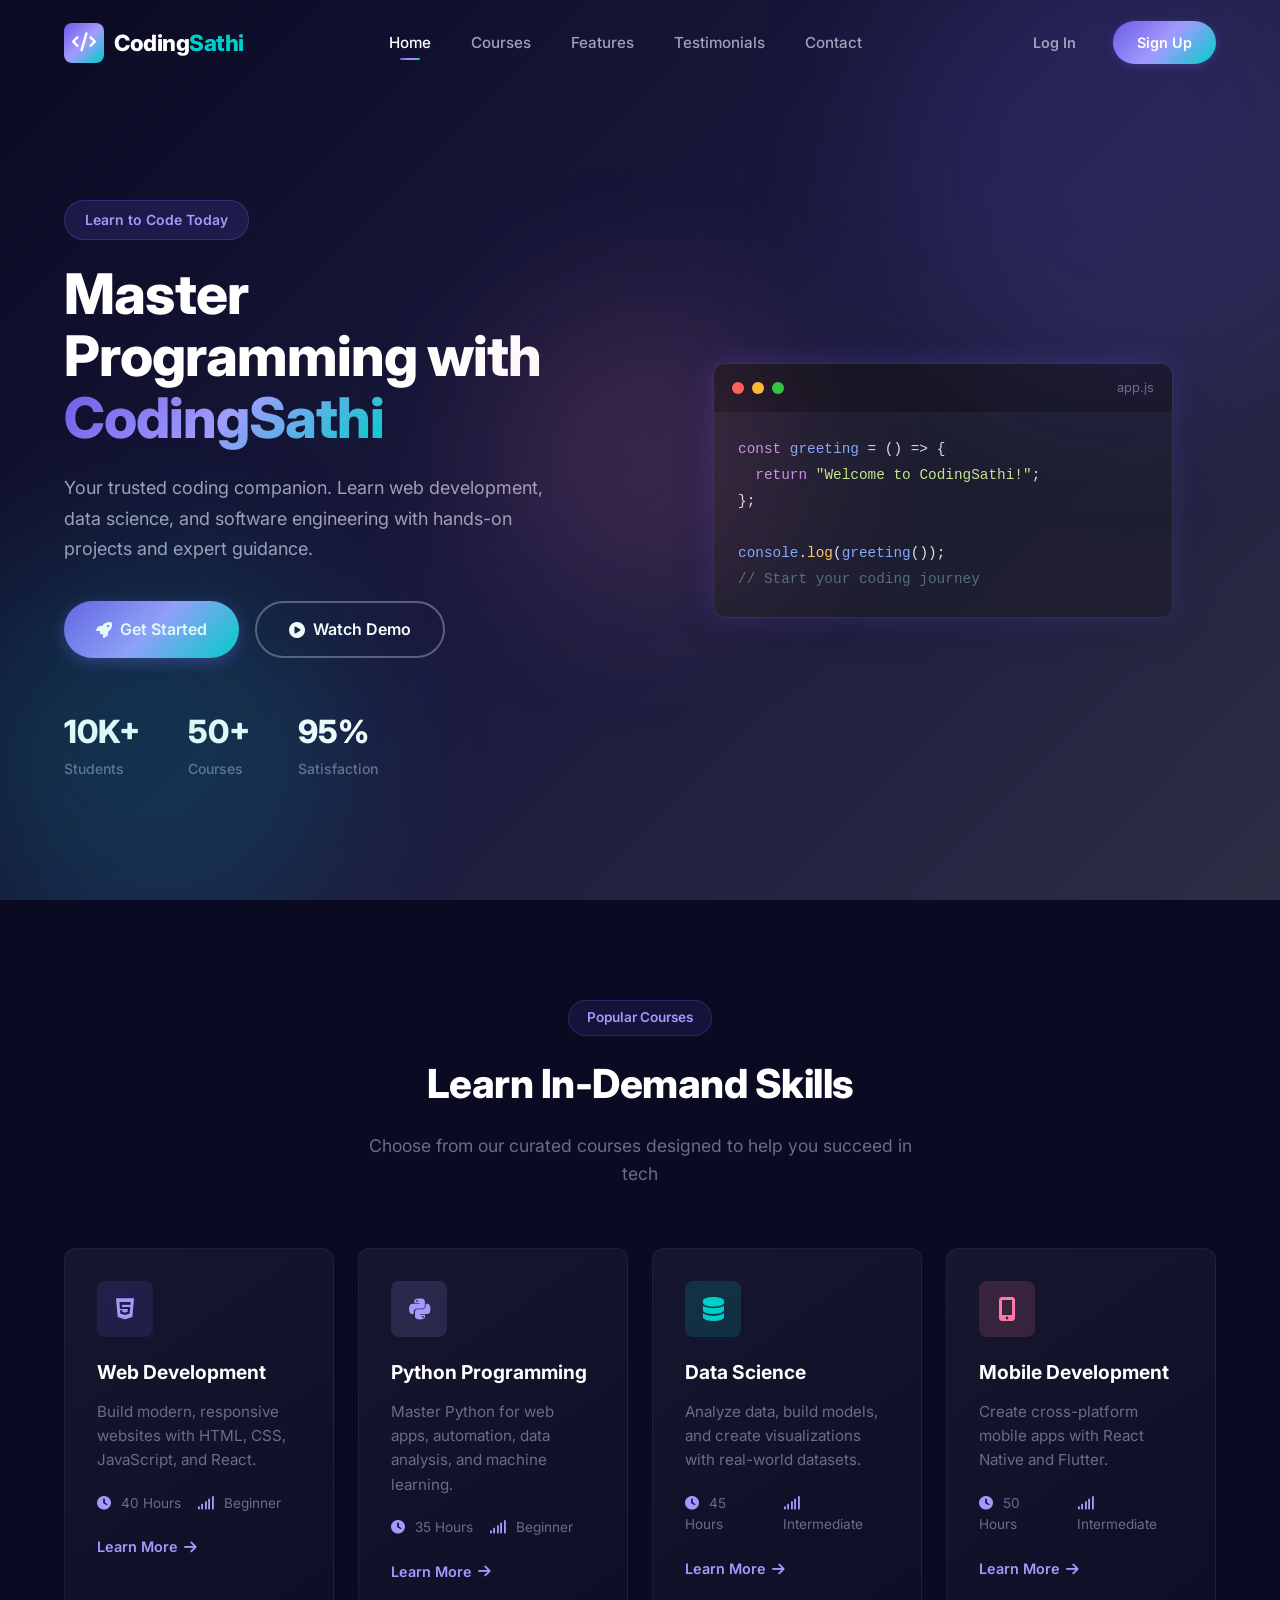
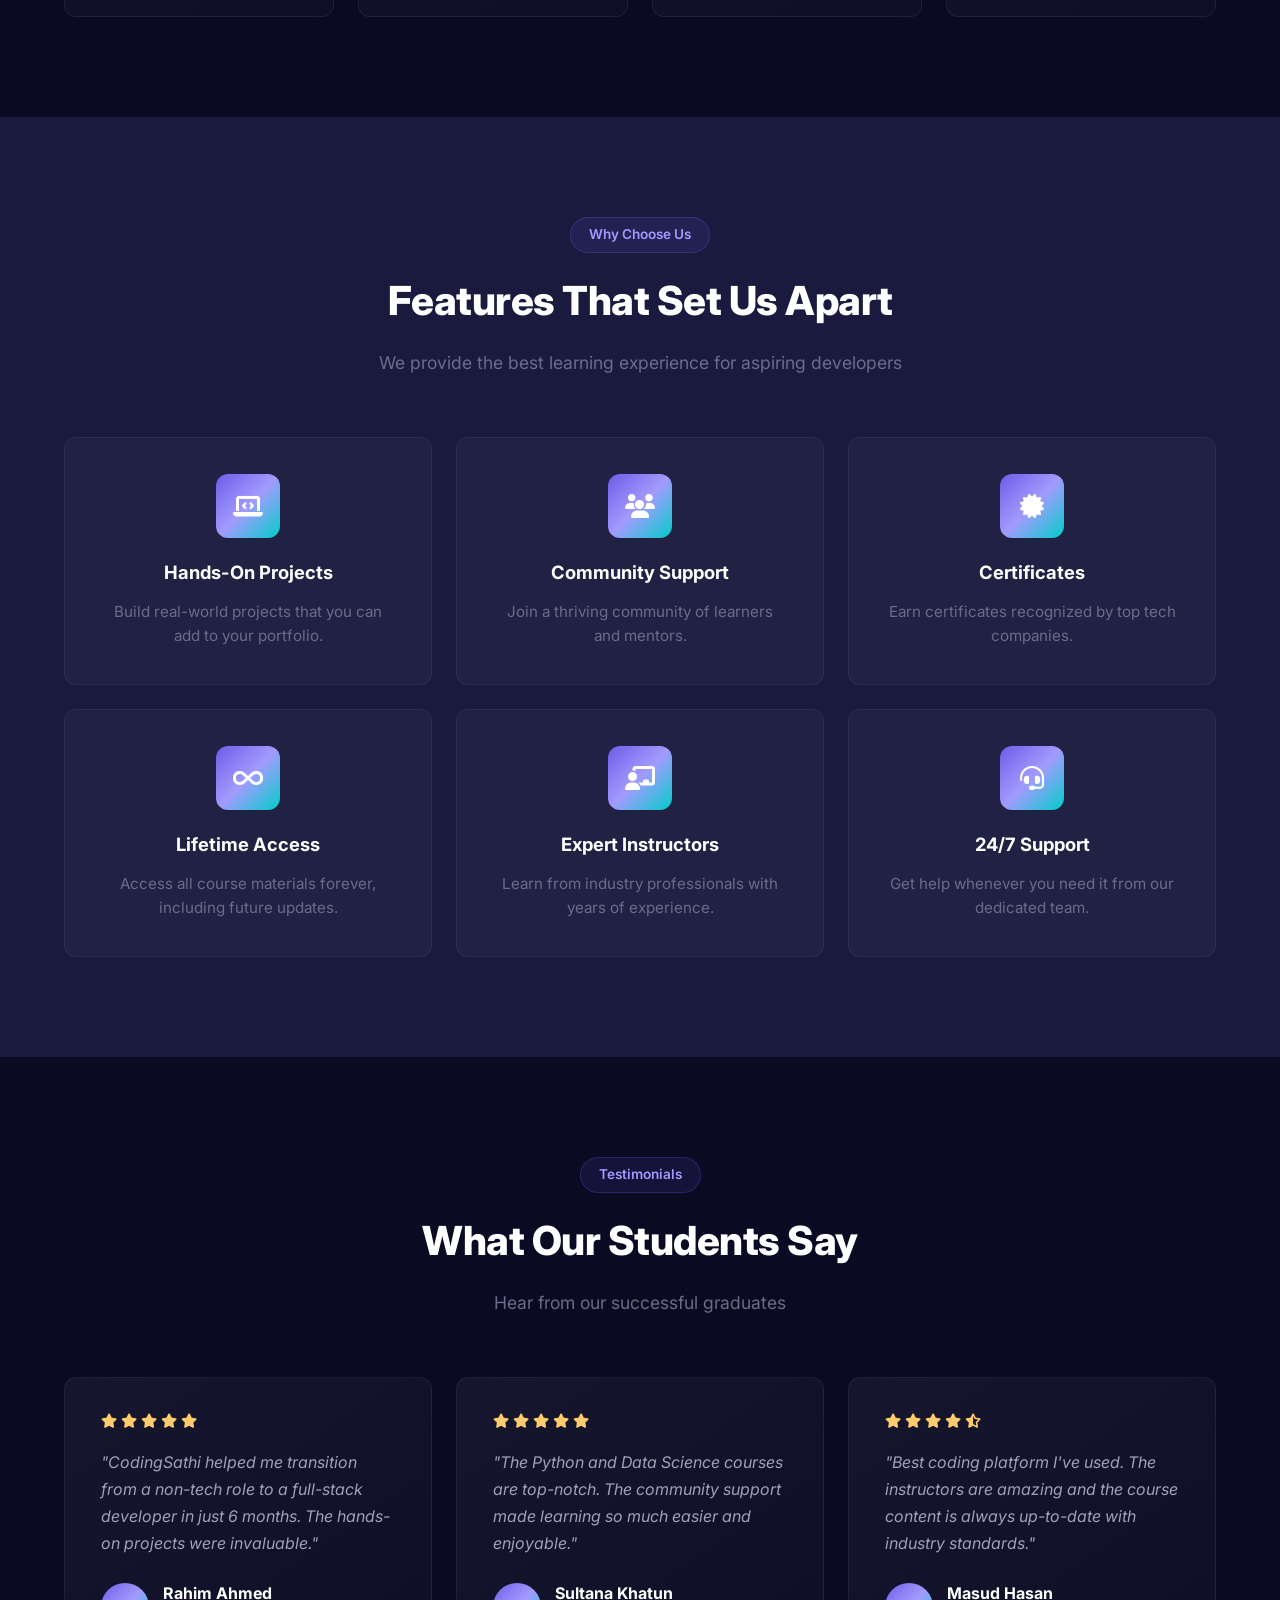
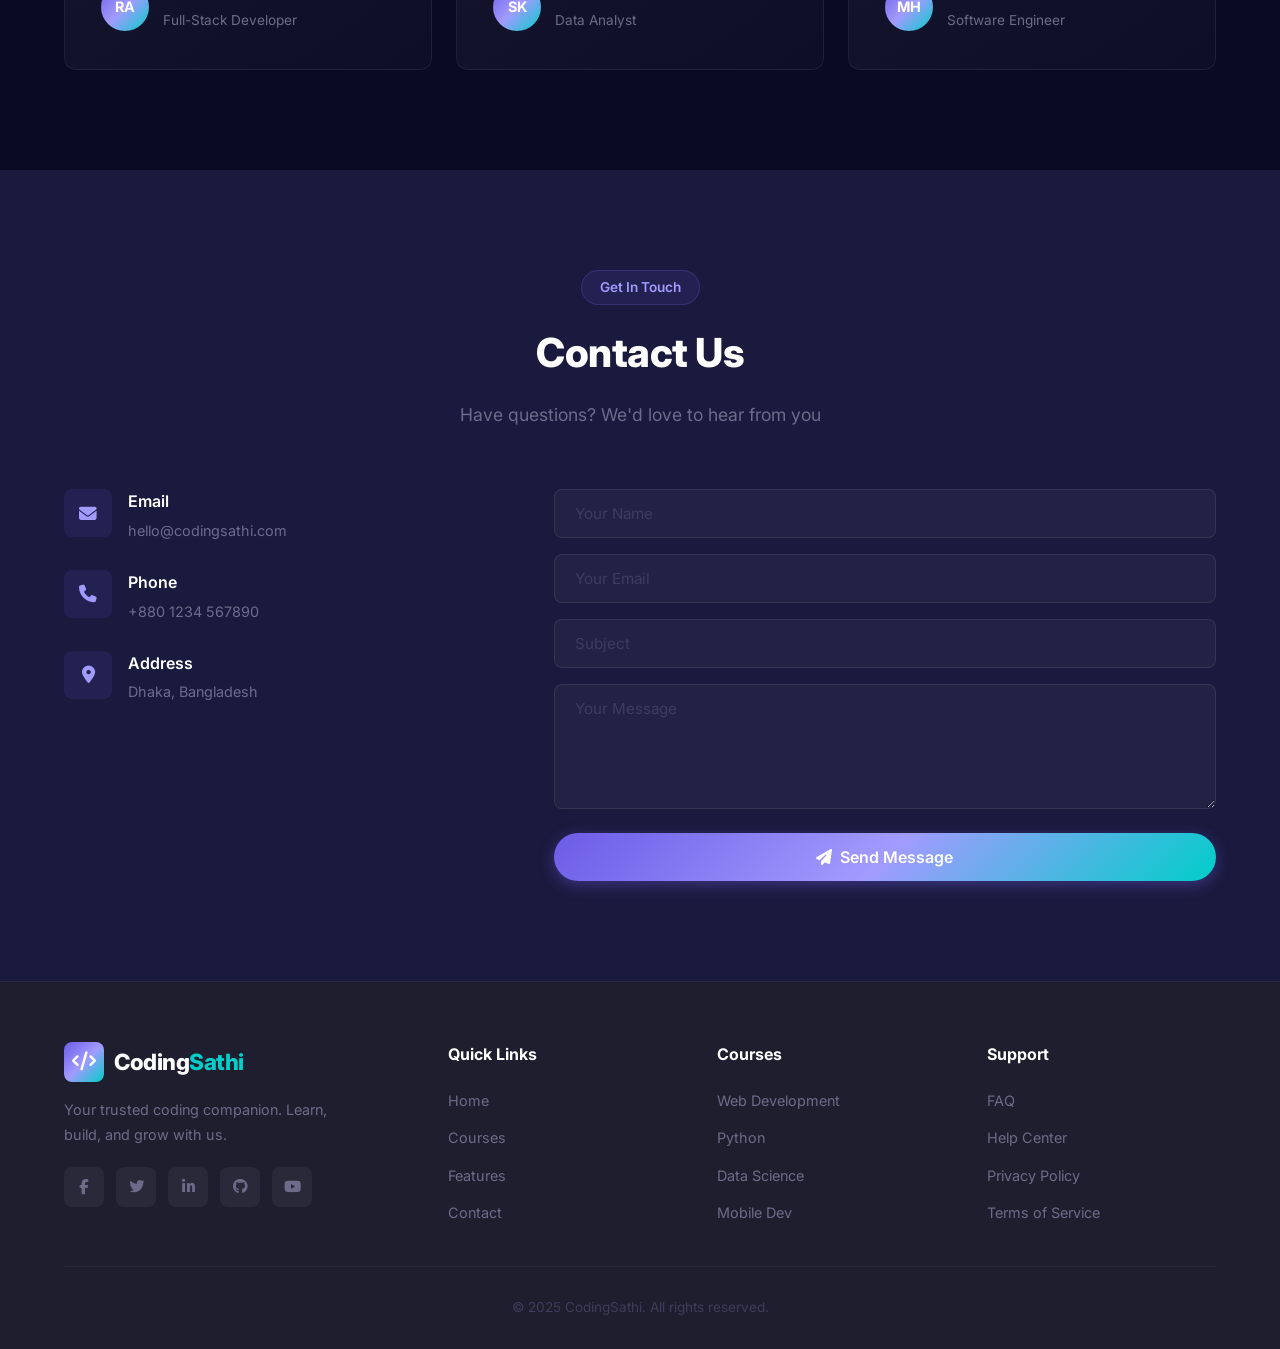
<file: index.html>
<!DOCTYPE html>
<html lang="en">
<head>
  <meta charset="UTF-8" />
  <meta name="viewport" content="width=device-width, initial-scale=1.0" />
  <title>CodingSathi - Your Coding Companion</title>
  <link rel="stylesheet" href="css/style.css" />
  <link rel="preconnect" href="https://fonts.googleapis.com" />
  <link rel="preconnect" href="https://fonts.gstatic.com" crossorigin />
  <link
    href="https://fonts.googleapis.com/css2?family=Inter:wght@400;500;600;700;800&display=swap"
    rel="stylesheet"
  />
  <link
    rel="stylesheet"
    href="https://cdnjs.cloudflare.com/ajax/libs/font-awesome/6.5.1/css/all.min.css"
  />
</head>
<body>
  <!-- Navbar -->
  <header class="navbar" id="navbar">
    <div class="navbar__container">
      <a href="#" class="navbar__logo">
        <span class="navbar__logo-icon">
          <i class="fas fa-code"></i>
        </span>
        <span class="navbar__logo-text">Coding<span class="highlight">Sathi</span></span>
      </a>

      <nav class="navbar__menu" id="navMenu">
        <ul class="navbar__links">
          <li><a href="#home" class="navbar__link active">Home</a></li>
          <li><a href="#courses" class="navbar__link">Courses</a></li>
          <li><a href="#features" class="navbar__link">Features</a></li>
          <li><a href="#testimonials" class="navbar__link">Testimonials</a></li>
          <li><a href="#contact" class="navbar__link">Contact</a></li>
        </ul>
      </nav>

      <div class="navbar__actions" id="navActions">
        <a href="login.html" class="navbar__btn navbar__btn--outline">Log In</a>
        <a href="signup.html" class="navbar__btn navbar__btn--primary">Sign Up</a>
      </div>

      <button class="navbar__toggle" id="navToggle" aria-label="Toggle navigation">
        <span class="navbar__toggle-bar"></span>
        <span class="navbar__toggle-bar"></span>
        <span class="navbar__toggle-bar"></span>
      </button>
    </div>
  </header>

  <!-- Hero Section -->
  <section class="hero" id="home">
    <div class="hero__container">
      <div class="hero__content">
        <span class="hero__badge">Learn to Code Today</span>
        <h1 class="hero__title">
          Master Programming with
          <span class="gradient-text">CodingSathi</span>
        </h1>
        <p class="hero__description">
          Your trusted coding companion. Learn web development, data science,
          and software engineering with hands-on projects and expert guidance.
        </p>
        <div class="hero__buttons">
          <a href="#courses" class="btn btn--primary">
            <i class="fas fa-rocket"></i> Get Started
          </a>
          <a href="#features" class="btn btn--outline">
            <i class="fas fa-play-circle"></i> Watch Demo
          </a>
        </div>
        <div class="hero__stats">
          <div class="hero__stat">
            <span class="hero__stat-number">10K+</span>
            <span class="hero__stat-label">Students</span>
          </div>
          <div class="hero__stat">
            <span class="hero__stat-number">50+</span>
            <span class="hero__stat-label">Courses</span>
          </div>
          <div class="hero__stat">
            <span class="hero__stat-number">95%</span>
            <span class="hero__stat-label">Satisfaction</span>
          </div>
        </div>
      </div>
      <div class="hero__visual">
        <div class="hero__code-card">
          <div class="code-card__header">
            <span class="code-card__dot code-card__dot--red"></span>
            <span class="code-card__dot code-card__dot--yellow"></span>
            <span class="code-card__dot code-card__dot--green"></span>
            <span class="code-card__title">app.js</span>
          </div>
          <pre class="code-card__body"><code><span class="code-keyword">const</span> <span class="code-variable">greeting</span> = () => {
  <span class="code-keyword">return</span> <span class="code-string">"Welcome to CodingSathi!"</span>;
};

<span class="code-variable">console</span>.<span class="code-function">log</span>(<span class="code-variable">greeting</span>());
<span class="code-comment">// Start your coding journey</span></code></pre>
        </div>
      </div>
    </div>
    <div class="hero__bg-shapes">
      <div class="shape shape--1"></div>
      <div class="shape shape--2"></div>
      <div class="shape shape--3"></div>
    </div>
  </section>

  <!-- Courses Section -->
  <section class="courses" id="courses">
    <div class="section__container">
      <div class="section__header">
        <span class="section__badge">Popular Courses</span>
        <h2 class="section__title">Learn In-Demand Skills</h2>
        <p class="section__subtitle">
          Choose from our curated courses designed to help you succeed in tech
        </p>
      </div>
      <div class="courses__grid">
        <div class="course-card">
          <div class="course-card__icon course-card__icon--blue">
            <i class="fab fa-html5"></i>
          </div>
          <h3 class="course-card__title">Web Development</h3>
          <p class="course-card__description">
            Build modern, responsive websites with HTML, CSS, JavaScript, and React.
          </p>
          <div class="course-card__meta">
            <span><i class="fas fa-clock"></i> 40 Hours</span>
            <span><i class="fas fa-signal"></i> Beginner</span>
          </div>
          <a href="#" class="course-card__link">Learn More <i class="fas fa-arrow-right"></i></a>
        </div>

        <div class="course-card">
          <div class="course-card__icon course-card__icon--purple">
            <i class="fab fa-python"></i>
          </div>
          <h3 class="course-card__title">Python Programming</h3>
          <p class="course-card__description">
            Master Python for web apps, automation, data analysis, and machine learning.
          </p>
          <div class="course-card__meta">
            <span><i class="fas fa-clock"></i> 35 Hours</span>
            <span><i class="fas fa-signal"></i> Beginner</span>
          </div>
          <a href="#" class="course-card__link">Learn More <i class="fas fa-arrow-right"></i></a>
        </div>

        <div class="course-card">
          <div class="course-card__icon course-card__icon--green">
            <i class="fas fa-database"></i>
          </div>
          <h3 class="course-card__title">Data Science</h3>
          <p class="course-card__description">
            Analyze data, build models, and create visualizations with real-world datasets.
          </p>
          <div class="course-card__meta">
            <span><i class="fas fa-clock"></i> 45 Hours</span>
            <span><i class="fas fa-signal"></i> Intermediate</span>
          </div>
          <a href="#" class="course-card__link">Learn More <i class="fas fa-arrow-right"></i></a>
        </div>

        <div class="course-card">
          <div class="course-card__icon course-card__icon--orange">
            <i class="fas fa-mobile-alt"></i>
          </div>
          <h3 class="course-card__title">Mobile Development</h3>
          <p class="course-card__description">
            Create cross-platform mobile apps with React Native and Flutter.
          </p>
          <div class="course-card__meta">
            <span><i class="fas fa-clock"></i> 50 Hours</span>
            <span><i class="fas fa-signal"></i> Intermediate</span>
          </div>
          <a href="#" class="course-card__link">Learn More <i class="fas fa-arrow-right"></i></a>
        </div>
      </div>
    </div>
  </section>

  <!-- Features Section -->
  <section class="features" id="features">
    <div class="section__container">
      <div class="section__header">
        <span class="section__badge">Why Choose Us</span>
        <h2 class="section__title">Features That Set Us Apart</h2>
        <p class="section__subtitle">
          We provide the best learning experience for aspiring developers
        </p>
      </div>
      <div class="features__grid">
        <div class="feature-card">
          <div class="feature-card__icon">
            <i class="fas fa-laptop-code"></i>
          </div>
          <h3 class="feature-card__title">Hands-On Projects</h3>
          <p class="feature-card__description">
            Build real-world projects that you can add to your portfolio.
          </p>
        </div>
        <div class="feature-card">
          <div class="feature-card__icon">
            <i class="fas fa-users"></i>
          </div>
          <h3 class="feature-card__title">Community Support</h3>
          <p class="feature-card__description">
            Join a thriving community of learners and mentors.
          </p>
        </div>
        <div class="feature-card">
          <div class="feature-card__icon">
            <i class="fas fa-certificate"></i>
          </div>
          <h3 class="feature-card__title">Certificates</h3>
          <p class="feature-card__description">
            Earn certificates recognized by top tech companies.
          </p>
        </div>
        <div class="feature-card">
          <div class="feature-card__icon">
            <i class="fas fa-infinity"></i>
          </div>
          <h3 class="feature-card__title">Lifetime Access</h3>
          <p class="feature-card__description">
            Access all course materials forever, including future updates.
          </p>
        </div>
        <div class="feature-card">
          <div class="feature-card__icon">
            <i class="fas fa-chalkboard-teacher"></i>
          </div>
          <h3 class="feature-card__title">Expert Instructors</h3>
          <p class="feature-card__description">
            Learn from industry professionals with years of experience.
          </p>
        </div>
        <div class="feature-card">
          <div class="feature-card__icon">
            <i class="fas fa-headset"></i>
          </div>
          <h3 class="feature-card__title">24/7 Support</h3>
          <p class="feature-card__description">
            Get help whenever you need it from our dedicated team.
          </p>
        </div>
      </div>
    </div>
  </section>

  <!-- Testimonials Section -->
  <section class="testimonials" id="testimonials">
    <div class="section__container">
      <div class="section__header">
        <span class="section__badge">Testimonials</span>
        <h2 class="section__title">What Our Students Say</h2>
        <p class="section__subtitle">
          Hear from our successful graduates
        </p>
      </div>
      <div class="testimonials__grid">
        <div class="testimonial-card">
          <div class="testimonial-card__stars">
            <i class="fas fa-star"></i>
            <i class="fas fa-star"></i>
            <i class="fas fa-star"></i>
            <i class="fas fa-star"></i>
            <i class="fas fa-star"></i>
          </div>
          <p class="testimonial-card__text">
            "CodingSathi helped me transition from a non-tech role to a full-stack developer
            in just 6 months. The hands-on projects were invaluable."
          </p>
          <div class="testimonial-card__author">
            <div class="testimonial-card__avatar">RA</div>
            <div>
              <h4 class="testimonial-card__name">Rahim Ahmed</h4>
              <span class="testimonial-card__role">Full-Stack Developer</span>
            </div>
          </div>
        </div>
        <div class="testimonial-card">
          <div class="testimonial-card__stars">
            <i class="fas fa-star"></i>
            <i class="fas fa-star"></i>
            <i class="fas fa-star"></i>
            <i class="fas fa-star"></i>
            <i class="fas fa-star"></i>
          </div>
          <p class="testimonial-card__text">
            "The Python and Data Science courses are top-notch. The community support
            made learning so much easier and enjoyable."
          </p>
          <div class="testimonial-card__author">
            <div class="testimonial-card__avatar">SK</div>
            <div>
              <h4 class="testimonial-card__name">Sultana Khatun</h4>
              <span class="testimonial-card__role">Data Analyst</span>
            </div>
          </div>
        </div>
        <div class="testimonial-card">
          <div class="testimonial-card__stars">
            <i class="fas fa-star"></i>
            <i class="fas fa-star"></i>
            <i class="fas fa-star"></i>
            <i class="fas fa-star"></i>
            <i class="fas fa-star-half-alt"></i>
          </div>
          <p class="testimonial-card__text">
            "Best coding platform I've used. The instructors are amazing and the
            course content is always up-to-date with industry standards."
          </p>
          <div class="testimonial-card__author">
            <div class="testimonial-card__avatar">MH</div>
            <div>
              <h4 class="testimonial-card__name">Masud Hasan</h4>
              <span class="testimonial-card__role">Software Engineer</span>
            </div>
          </div>
        </div>
      </div>
    </div>
  </section>

  <!-- Contact Section -->
  <section class="contact" id="contact">
    <div class="section__container">
      <div class="section__header">
        <span class="section__badge">Get In Touch</span>
        <h2 class="section__title">Contact Us</h2>
        <p class="section__subtitle">
          Have questions? We'd love to hear from you
        </p>
      </div>
      <div class="contact__wrapper">
        <div class="contact__info">
          <div class="contact__info-item">
            <div class="contact__info-icon">
              <i class="fas fa-envelope"></i>
            </div>
            <div>
              <h4>Email</h4>
              <p>hello@codingsathi.com</p>
            </div>
          </div>
          <div class="contact__info-item">
            <div class="contact__info-icon">
              <i class="fas fa-phone"></i>
            </div>
            <div>
              <h4>Phone</h4>
              <p>+880 1234 567890</p>
            </div>
          </div>
          <div class="contact__info-item">
            <div class="contact__info-icon">
              <i class="fas fa-map-marker-alt"></i>
            </div>
            <div>
              <h4>Address</h4>
              <p>Dhaka, Bangladesh</p>
            </div>
          </div>
        </div>
        <form class="contact__form" id="contactForm">
          <div class="contact__form-group">
            <input type="text" placeholder="Your Name" required />
          </div>
          <div class="contact__form-group">
            <input type="email" placeholder="Your Email" required />
          </div>
          <div class="contact__form-group">
            <input type="text" placeholder="Subject" />
          </div>
          <div class="contact__form-group">
            <textarea rows="5" placeholder="Your Message" required></textarea>
          </div>
          <button type="submit" class="btn btn--primary btn--full">
            <i class="fas fa-paper-plane"></i> Send Message
          </button>
        </form>
      </div>
    </div>
  </section>

  <!-- Footer -->
  <footer class="footer">
    <div class="footer__container">
      <div class="footer__grid">
        <div class="footer__brand">
          <a href="#" class="navbar__logo">
            <span class="navbar__logo-icon">
              <i class="fas fa-code"></i>
            </span>
            <span class="navbar__logo-text">Coding<span class="highlight">Sathi</span></span>
          </a>
          <p class="footer__description">
            Your trusted coding companion. Learn, build, and grow with us.
          </p>
          <div class="footer__socials">
            <a href="#" class="footer__social-link"><i class="fab fa-facebook-f"></i></a>
            <a href="#" class="footer__social-link"><i class="fab fa-twitter"></i></a>
            <a href="#" class="footer__social-link"><i class="fab fa-linkedin-in"></i></a>
            <a href="#" class="footer__social-link"><i class="fab fa-github"></i></a>
            <a href="#" class="footer__social-link"><i class="fab fa-youtube"></i></a>
          </div>
        </div>
        <div class="footer__links">
          <h4>Quick Links</h4>
          <ul>
            <li><a href="#home">Home</a></li>
            <li><a href="#courses">Courses</a></li>
            <li><a href="#features">Features</a></li>
            <li><a href="#contact">Contact</a></li>
          </ul>
        </div>
        <div class="footer__links">
          <h4>Courses</h4>
          <ul>
            <li><a href="#">Web Development</a></li>
            <li><a href="#">Python</a></li>
            <li><a href="#">Data Science</a></li>
            <li><a href="#">Mobile Dev</a></li>
          </ul>
        </div>
        <div class="footer__links">
          <h4>Support</h4>
          <ul>
            <li><a href="#">FAQ</a></li>
            <li><a href="#">Help Center</a></li>
            <li><a href="#">Privacy Policy</a></li>
            <li><a href="#">Terms of Service</a></li>
          </ul>
        </div>
      </div>
      <div class="footer__bottom">
        <p>&copy; 2025 CodingSathi. All rights reserved.</p>
      </div>
    </div>
  </footer>

  <script src="js/auth.js"></script>
  <script src="js/main.js"></script>
  <script>
    document.addEventListener("DOMContentLoaded", () => {
      const actions = document.getElementById("navActions");
      if (Auth.isLoggedIn()) {
        const user = Auth.getCurrentUser();
        const initials = user.name.split(" ").map(n => n[0]).join("").toUpperCase().slice(0, 2);
        actions.innerHTML = `
          <span style="display:flex;align-items:center;gap:8px;">
            <span style="width:32px;height:32px;display:flex;align-items:center;justify-content:center;background:linear-gradient(135deg,#6c5ce7,#00cec9);border-radius:50%;color:#fff;font-size:0.7rem;font-weight:700;">${initials}</span>
            <span style="font-size:0.85rem;font-weight:600;color:#fff;">${Auth.escapeHtml(user.name)}</span>
          </span>
          <button onclick="Auth.logout();location.reload();" class="navbar__btn navbar__btn--outline" style="cursor:pointer;background:none;border:1px solid rgba(255,255,255,0.3);color:#a0a0b8;">Log Out</button>
        `;
      }
    });
  </script>
</body>
</html>
</file>
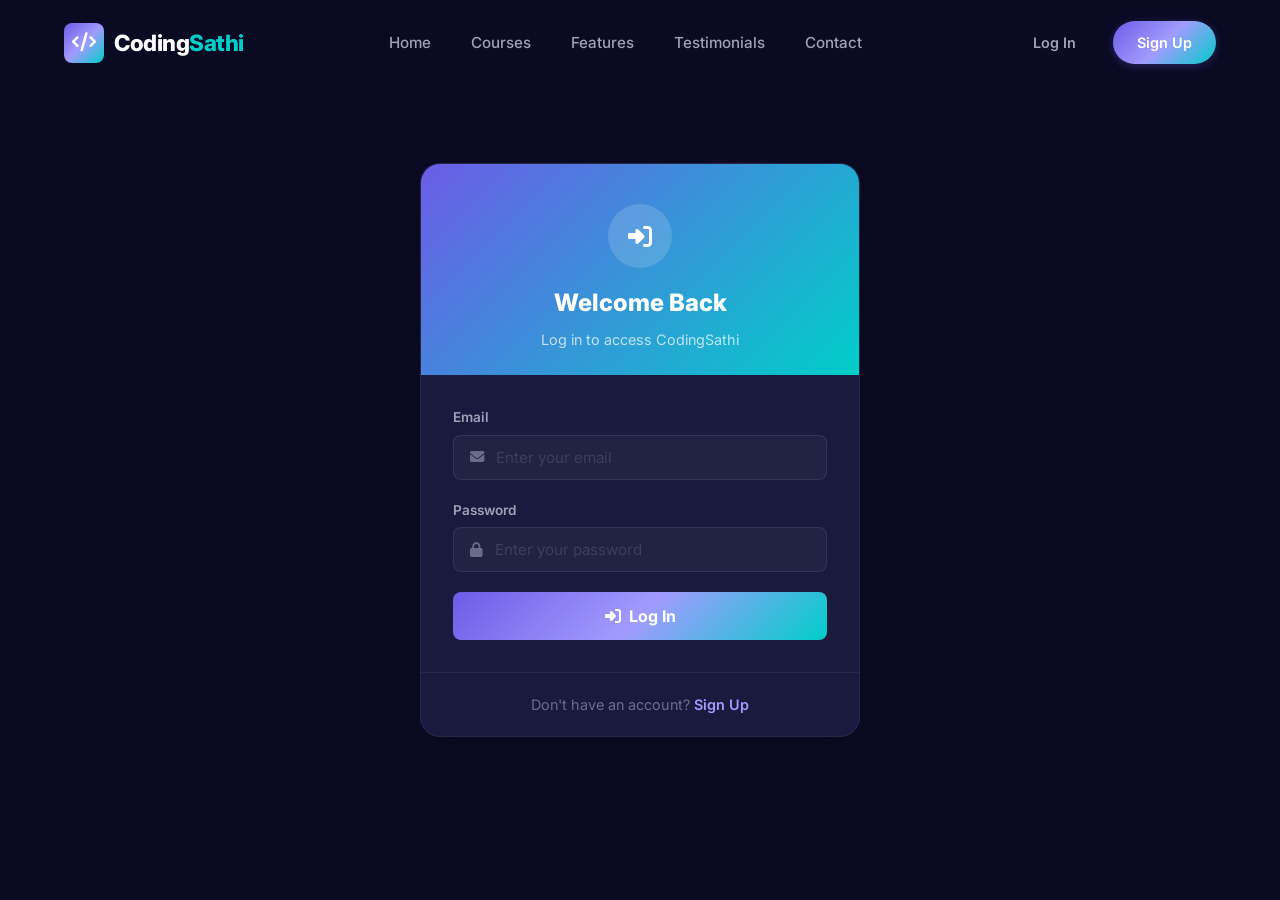
<file: login.html>
<!DOCTYPE html>
<html lang="en">
<head>
  <meta charset="UTF-8" />
  <meta name="viewport" content="width=device-width, initial-scale=1.0" />
  <title>Log In - CodingSathi</title>
  <link rel="stylesheet" href="css/style.css" />
  <link href="https://fonts.googleapis.com/css2?family=Inter:wght@400;500;600;700;800&display=swap" rel="stylesheet" />
  <link rel="stylesheet" href="https://cdnjs.cloudflare.com/ajax/libs/font-awesome/6.5.1/css/all.min.css" />
</head>
<body>
  <header class="navbar" id="navbar">
    <div class="navbar__container">
      <a href="index.html" class="navbar__logo">
        <span class="navbar__logo-icon"><i class="fas fa-code"></i></span>
        <span class="navbar__logo-text">Coding<span class="highlight">Sathi</span></span>
      </a>
      <nav class="navbar__menu" id="navMenu">
        <ul class="navbar__links">
          <li><a href="index.html#home" class="navbar__link">Home</a></li>
          <li><a href="index.html#courses" class="navbar__link">Courses</a></li>
          <li><a href="index.html#features" class="navbar__link">Features</a></li>
          <li><a href="index.html#testimonials" class="navbar__link">Testimonials</a></li>
          <li><a href="index.html#contact" class="navbar__link">Contact</a></li>
        </ul>
      </nav>
      <div class="navbar__actions" id="navActions">
        <a href="login.html" class="navbar__btn navbar__btn--outline">Log In</a>
        <a href="signup.html" class="navbar__btn navbar__btn--primary">Sign Up</a>
      </div>
      <button class="navbar__toggle" id="navToggle" aria-label="Toggle navigation">
        <span class="navbar__toggle-bar"></span>
        <span class="navbar__toggle-bar"></span>
        <span class="navbar__toggle-bar"></span>
      </button>
    </div>
  </header>

  <div class="auth-page">
    <div class="auth-card">
      <div class="auth-card__header">
        <div class="auth-card__icon">
          <i class="fas fa-sign-in-alt"></i>
        </div>
        <h1>Welcome Back</h1>
        <p>Log in to access CodingSathi</p>
      </div>

      <form class="auth-form" id="loginForm">
        <div class="auth-form__group">
          <label class="auth-form__label">Email</label>
          <div class="auth-form__input-wrap">
            <i class="fas fa-envelope"></i>
            <input type="email" id="loginEmail" placeholder="Enter your email" required />
          </div>
        </div>

        <div class="auth-form__group">
          <label class="auth-form__label">Password</label>
          <div class="auth-form__input-wrap">
            <i class="fas fa-lock"></i>
            <input type="password" id="loginPassword" placeholder="Enter your password" required />
          </div>
        </div>

        <div class="auth-form__error" id="loginError"></div>

        <button type="submit" class="auth-form__submit">
          <i class="fas fa-sign-in-alt"></i> Log In
        </button>
      </form>

      <div class="auth-card__footer">
        <p>Don't have an account? <a href="signup.html">Sign Up</a></p>
      </div>
    </div>
  </div>

  <script src="js/auth.js"></script>
  <script>
    document.addEventListener("DOMContentLoaded", () => {
      if (Auth.isLoggedIn()) {
        window.location.href = "index.html";
        return;
      }

      document.getElementById("loginForm").addEventListener("submit", (e) => {
        e.preventDefault();
        const email = document.getElementById("loginEmail").value;
        const password = document.getElementById("loginPassword").value;
        const errorEl = document.getElementById("loginError");

        const result = Auth.login(email, password);
        if (result.success) {
          window.location.href = "index.html";
        } else {
          errorEl.textContent = result.message;
          errorEl.style.display = "block";
        }
      });
    });
  </script>
</body>
</html>
</file>
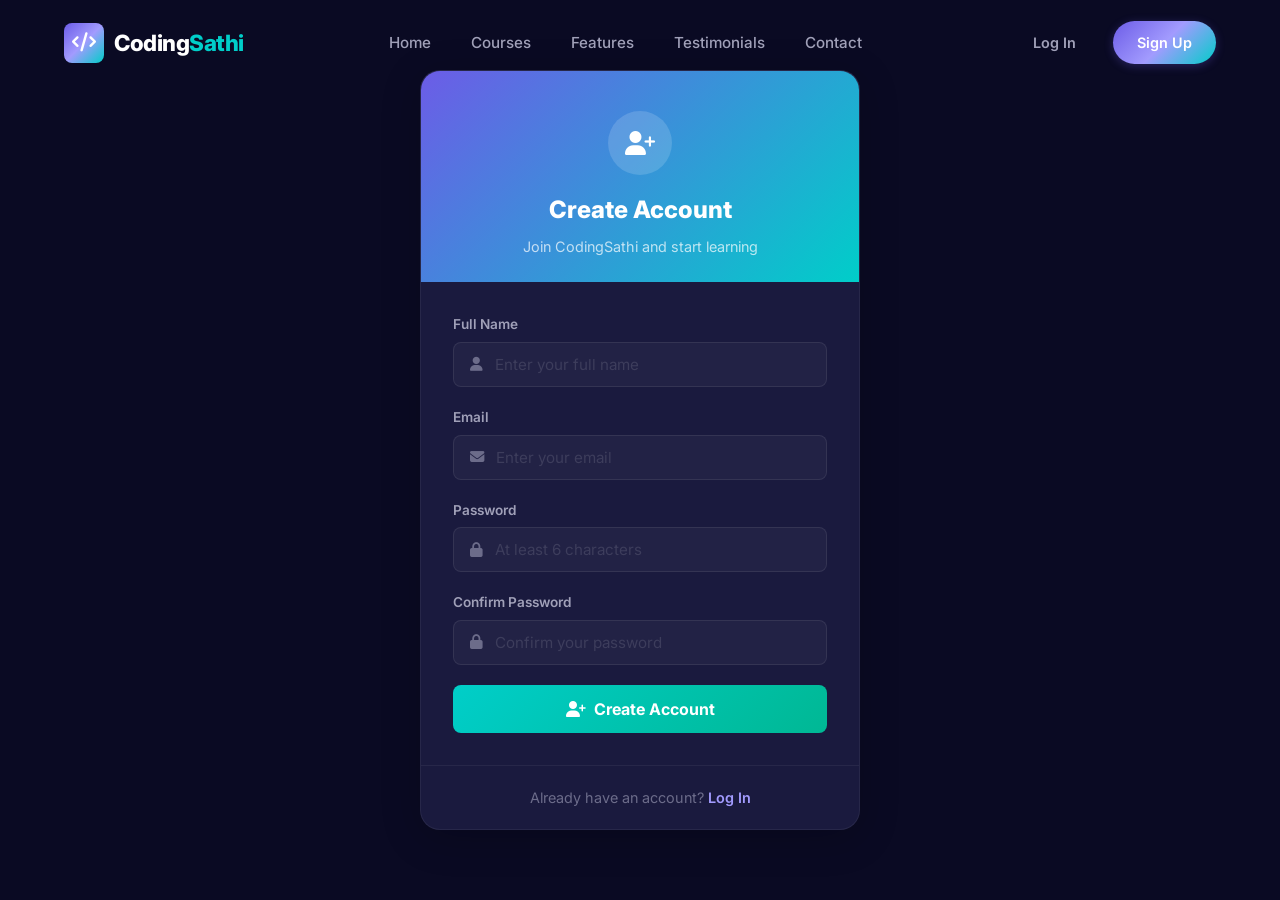
<file: signup.html>
<!DOCTYPE html>
<html lang="en">
<head>
  <meta charset="UTF-8" />
  <meta name="viewport" content="width=device-width, initial-scale=1.0" />
  <title>Sign Up - CodingSathi</title>
  <link rel="stylesheet" href="css/style.css" />
  <link href="https://fonts.googleapis.com/css2?family=Inter:wght@400;500;600;700;800&display=swap" rel="stylesheet" />
  <link rel="stylesheet" href="https://cdnjs.cloudflare.com/ajax/libs/font-awesome/6.5.1/css/all.min.css" />
</head>
<body>
  <header class="navbar" id="navbar">
    <div class="navbar__container">
      <a href="index.html" class="navbar__logo">
        <span class="navbar__logo-icon"><i class="fas fa-code"></i></span>
        <span class="navbar__logo-text">Coding<span class="highlight">Sathi</span></span>
      </a>
      <nav class="navbar__menu" id="navMenu">
        <ul class="navbar__links">
          <li><a href="index.html#home" class="navbar__link">Home</a></li>
          <li><a href="index.html#courses" class="navbar__link">Courses</a></li>
          <li><a href="index.html#features" class="navbar__link">Features</a></li>
          <li><a href="index.html#testimonials" class="navbar__link">Testimonials</a></li>
          <li><a href="index.html#contact" class="navbar__link">Contact</a></li>
        </ul>
      </nav>
      <div class="navbar__actions" id="navActions">
        <a href="login.html" class="navbar__btn navbar__btn--outline">Log In</a>
        <a href="signup.html" class="navbar__btn navbar__btn--primary">Sign Up</a>
      </div>
      <button class="navbar__toggle" id="navToggle" aria-label="Toggle navigation">
        <span class="navbar__toggle-bar"></span>
        <span class="navbar__toggle-bar"></span>
        <span class="navbar__toggle-bar"></span>
      </button>
    </div>
  </header>

  <div class="auth-page">
    <div class="auth-card">
      <div class="auth-card__header">
        <div class="auth-card__icon">
          <i class="fas fa-user-plus"></i>
        </div>
        <h1>Create Account</h1>
        <p>Join CodingSathi and start learning</p>
      </div>

      <form class="auth-form" id="signupForm">
        <div class="auth-form__group">
          <label class="auth-form__label">Full Name</label>
          <div class="auth-form__input-wrap">
            <i class="fas fa-user"></i>
            <input type="text" id="signupName" placeholder="Enter your full name" required />
          </div>
        </div>

        <div class="auth-form__group">
          <label class="auth-form__label">Email</label>
          <div class="auth-form__input-wrap">
            <i class="fas fa-envelope"></i>
            <input type="email" id="signupEmail" placeholder="Enter your email" required />
          </div>
        </div>

        <div class="auth-form__group">
          <label class="auth-form__label">Password</label>
          <div class="auth-form__input-wrap">
            <i class="fas fa-lock"></i>
            <input type="password" id="signupPassword" placeholder="At least 6 characters" required minlength="6" />
          </div>
        </div>

        <div class="auth-form__group">
          <label class="auth-form__label">Confirm Password</label>
          <div class="auth-form__input-wrap">
            <i class="fas fa-lock"></i>
            <input type="password" id="signupConfirm" placeholder="Confirm your password" required />
          </div>
        </div>

        <div class="auth-form__error" id="signupError"></div>

        <button type="submit" class="auth-form__submit auth-form__submit--green">
          <i class="fas fa-user-plus"></i> Create Account
        </button>
      </form>

      <div class="auth-card__footer">
        <p>Already have an account? <a href="login.html">Log In</a></p>
      </div>
    </div>
  </div>

  <script src="js/auth.js"></script>
  <script>
    document.addEventListener("DOMContentLoaded", () => {
      if (Auth.isLoggedIn()) {
        window.location.href = "index.html";
        return;
      }

      document.getElementById("signupForm").addEventListener("submit", (e) => {
        e.preventDefault();
        const name = document.getElementById("signupName").value;
        const email = document.getElementById("signupEmail").value;
        const password = document.getElementById("signupPassword").value;
        const confirm = document.getElementById("signupConfirm").value;
        const errorEl = document.getElementById("signupError");

        if (password !== confirm) {
          errorEl.textContent = "Passwords do not match.";
          errorEl.style.display = "block";
          return;
        }

        const result = Auth.signup(name, email, password);
        if (result.success) {
          window.location.href = "index.html";
        } else {
          errorEl.textContent = result.message;
          errorEl.style.display = "block";
        }
      });
    });
  </script>
</body>
</html>
</file>
<file: css/style.css>
/* ===== CSS VARIABLES ===== */
:root {
  --primary: #6c5ce7;
  --primary-dark: #5a4bd1;
  --primary-light: #a29bfe;
  --secondary: #00cec9;
  --accent: #fd79a8;
  --dark: #0a0a23;
  --dark-light: #1a1a3e;
  --gray-900: #1e1e2e;
  --gray-800: #2d2d44;
  --gray-700: #3d3d5c;
  --gray-600: #6c6c8a;
  --gray-400: #a0a0b8;
  --gray-200: #e0e0ec;
  --gray-100: #f0f0f8;
  --white: #ffffff;
  --gradient-primary: linear-gradient(135deg, #6c5ce7 0%, #a29bfe 50%, #00cec9 100%);
  --gradient-hero: linear-gradient(135deg, #0a0a23 0%, #1a1a3e 50%, #2d2d44 100%);
  --gradient-card: linear-gradient(145deg, rgba(255, 255, 255, 0.05), rgba(255, 255, 255, 0.02));
  --shadow-sm: 0 2px 8px rgba(0, 0, 0, 0.1);
  --shadow-md: 0 4px 20px rgba(0, 0, 0, 0.15);
  --shadow-lg: 0 8px 40px rgba(0, 0, 0, 0.2);
  --shadow-glow: 0 0 30px rgba(108, 92, 231, 0.3);
  --radius-sm: 8px;
  --radius-md: 12px;
  --radius-lg: 20px;
  --radius-full: 50px;
  --transition: all 0.3s cubic-bezier(0.4, 0, 0.2, 1);
  --font: "Inter", sans-serif;
}

/* ===== RESET & BASE ===== */
*,
*::before,
*::after {
  margin: 0;
  padding: 0;
  box-sizing: border-box;
}

html {
  scroll-behavior: smooth;
  font-size: 16px;
}

body {
  font-family: var(--font);
  background-color: var(--dark);
  color: var(--gray-200);
  line-height: 1.6;
  overflow-x: hidden;
}

a {
  text-decoration: none;
  color: inherit;
}

ul {
  list-style: none;
}

img {
  max-width: 100%;
  display: block;
}

/* ===== UTILITY CLASSES ===== */
.gradient-text {
  background: var(--gradient-primary);
  -webkit-background-clip: text;
  background-clip: text;
  -webkit-text-fill-color: transparent;
}

.highlight {
  color: var(--secondary);
}

.btn {
  display: inline-flex;
  align-items: center;
  gap: 8px;
  padding: 14px 32px;
  border-radius: var(--radius-full);
  font-family: var(--font);
  font-size: 1rem;
  font-weight: 600;
  cursor: pointer;
  transition: var(--transition);
  border: none;
  text-decoration: none;
}

.btn--primary {
  background: var(--gradient-primary);
  color: var(--white);
  box-shadow: 0 4px 15px rgba(108, 92, 231, 0.4);
}

.btn--primary:hover {
  transform: translateY(-2px);
  box-shadow: 0 6px 25px rgba(108, 92, 231, 0.6);
}

.btn--outline {
  background: transparent;
  color: var(--white);
  border: 2px solid rgba(255, 255, 255, 0.3);
}

.btn--outline:hover {
  border-color: var(--primary-light);
  background: rgba(108, 92, 231, 0.1);
  transform: translateY(-2px);
}

.btn--full {
  width: 100%;
  justify-content: center;
}

/* ===== NAVBAR ===== */
.navbar {
  position: fixed;
  top: 0;
  left: 0;
  width: 100%;
  z-index: 1000;
  padding: 20px 0;
  transition: var(--transition);
}

.navbar.scrolled {
  padding: 12px 0;
  background: rgba(10, 10, 35, 0.85);
  backdrop-filter: blur(20px);
  -webkit-backdrop-filter: blur(20px);
  border-bottom: 1px solid rgba(255, 255, 255, 0.05);
  box-shadow: 0 4px 30px rgba(0, 0, 0, 0.3);
}

.navbar__container {
  max-width: 1200px;
  margin: 0 auto;
  padding: 0 24px;
  display: flex;
  align-items: center;
  justify-content: space-between;
}

.navbar__logo {
  display: flex;
  align-items: center;
  gap: 10px;
  z-index: 1001;
}

.navbar__logo-icon {
  display: flex;
  align-items: center;
  justify-content: center;
  width: 40px;
  height: 40px;
  border-radius: var(--radius-sm);
  background: var(--gradient-primary);
  color: var(--white);
  font-size: 1.2rem;
}

.navbar__logo-text {
  font-size: 1.4rem;
  font-weight: 800;
  color: var(--white);
  letter-spacing: -0.5px;
}

.navbar__menu {
  display: flex;
  align-items: center;
}

.navbar__links {
  display: flex;
  align-items: center;
  gap: 8px;
}

.navbar__link {
  position: relative;
  padding: 8px 16px;
  font-size: 0.95rem;
  font-weight: 500;
  color: var(--gray-400);
  border-radius: var(--radius-sm);
  transition: var(--transition);
}

.navbar__link:hover,
.navbar__link.active {
  color: var(--white);
}

.navbar__link::after {
  content: "";
  position: absolute;
  bottom: 0;
  left: 50%;
  transform: translateX(-50%) scaleX(0);
  width: 20px;
  height: 2px;
  background: var(--gradient-primary);
  border-radius: 2px;
  transition: var(--transition);
}

.navbar__link:hover::after,
.navbar__link.active::after {
  transform: translateX(-50%) scaleX(1);
}

.navbar__actions {
  display: flex;
  align-items: center;
  gap: 12px;
}

.navbar__btn {
  padding: 10px 24px;
  border-radius: var(--radius-full);
  font-size: 0.9rem;
  font-weight: 600;
  transition: var(--transition);
}

.navbar__btn--outline {
  color: var(--gray-400);
  border: 1px solid transparent;
}

.navbar__btn--outline:hover {
  color: var(--white);
  background: rgba(255, 255, 255, 0.05);
}

.navbar__btn--primary {
  background: var(--gradient-primary);
  color: var(--white);
  box-shadow: 0 2px 10px rgba(108, 92, 231, 0.3);
}

.navbar__btn--primary:hover {
  transform: translateY(-1px);
  box-shadow: 0 4px 20px rgba(108, 92, 231, 0.5);
}

/* Hamburger Toggle */
.navbar__toggle {
  display: none;
  flex-direction: column;
  justify-content: center;
  align-items: center;
  gap: 5px;
  width: 40px;
  height: 40px;
  background: none;
  border: none;
  cursor: pointer;
  z-index: 1001;
  padding: 8px;
}

.navbar__toggle-bar {
  display: block;
  width: 24px;
  height: 2.5px;
  background: var(--white);
  border-radius: 2px;
  transition: var(--transition);
}

.navbar__toggle.active .navbar__toggle-bar:nth-child(1) {
  transform: translateY(7.5px) rotate(45deg);
}

.navbar__toggle.active .navbar__toggle-bar:nth-child(2) {
  opacity: 0;
  transform: scaleX(0);
}

.navbar__toggle.active .navbar__toggle-bar:nth-child(3) {
  transform: translateY(-7.5px) rotate(-45deg);
}

/* ===== HERO SECTION ===== */
.hero {
  position: relative;
  min-height: 100vh;
  display: flex;
  align-items: center;
  background: var(--gradient-hero);
  overflow: hidden;
  padding-top: 80px;
}

.hero__container {
  max-width: 1200px;
  margin: 0 auto;
  padding: 60px 24px;
  display: grid;
  grid-template-columns: 1fr 1fr;
  gap: 60px;
  align-items: center;
}

.hero__badge {
  display: inline-block;
  padding: 8px 20px;
  background: rgba(108, 92, 231, 0.15);
  border: 1px solid rgba(108, 92, 231, 0.3);
  border-radius: var(--radius-full);
  font-size: 0.875rem;
  font-weight: 600;
  color: var(--primary-light);
  margin-bottom: 24px;
}

.hero__title {
  font-size: 3.5rem;
  font-weight: 800;
  line-height: 1.1;
  color: var(--white);
  margin-bottom: 24px;
  letter-spacing: -1px;
}

.hero__description {
  font-size: 1.125rem;
  color: var(--gray-400);
  max-width: 520px;
  margin-bottom: 36px;
  line-height: 1.7;
}

.hero__buttons {
  display: flex;
  gap: 16px;
  margin-bottom: 48px;
  flex-wrap: wrap;
}

.hero__stats {
  display: flex;
  gap: 48px;
}

.hero__stat {
  display: flex;
  flex-direction: column;
}

.hero__stat-number {
  font-size: 2rem;
  font-weight: 800;
  color: var(--white);
}

.hero__stat-label {
  font-size: 0.875rem;
  color: var(--gray-600);
  font-weight: 500;
}

/* Code Card */
.hero__visual {
  display: flex;
  justify-content: center;
}

.hero__code-card {
  width: 100%;
  max-width: 460px;
  background: rgba(30, 30, 46, 0.8);
  border: 1px solid rgba(255, 255, 255, 0.08);
  border-radius: var(--radius-md);
  overflow: hidden;
  box-shadow: var(--shadow-lg), var(--shadow-glow);
  backdrop-filter: blur(10px);
  animation: floatCard 6s ease-in-out infinite;
}

@keyframes floatCard {
  0%, 100% { transform: translateY(0); }
  50% { transform: translateY(-10px); }
}

.code-card__header {
  display: flex;
  align-items: center;
  gap: 8px;
  padding: 14px 18px;
  background: rgba(0, 0, 0, 0.3);
  border-bottom: 1px solid rgba(255, 255, 255, 0.05);
}

.code-card__dot {
  width: 12px;
  height: 12px;
  border-radius: 50%;
}

.code-card__dot--red { background: #ff5f57; }
.code-card__dot--yellow { background: #ffbd2e; }
.code-card__dot--green { background: #28c840; }

.code-card__title {
  margin-left: auto;
  font-size: 0.8rem;
  color: var(--gray-600);
}

.code-card__body {
  padding: 24px;
  font-family: "Fira Code", "Courier New", monospace;
  font-size: 0.9rem;
  line-height: 1.8;
  overflow-x: auto;
}

.code-keyword { color: #c792ea; }
.code-variable { color: #82aaff; }
.code-string { color: #c3e88d; }
.code-function { color: #ffcb6b; }
.code-comment { color: #546e7a; }

/* Hero Background Shapes */
.hero__bg-shapes {
  position: absolute;
  inset: 0;
  pointer-events: none;
  overflow: hidden;
}

.shape {
  position: absolute;
  border-radius: 50%;
  filter: blur(80px);
  opacity: 0.15;
}

.shape--1 {
  width: 500px;
  height: 500px;
  background: var(--primary);
  top: -100px;
  right: -100px;
  animation: pulse 8s ease-in-out infinite;
}

.shape--2 {
  width: 400px;
  height: 400px;
  background: var(--secondary);
  bottom: -50px;
  left: -50px;
  animation: pulse 10s ease-in-out infinite reverse;
}

.shape--3 {
  width: 300px;
  height: 300px;
  background: var(--accent);
  top: 50%;
  left: 50%;
  transform: translate(-50%, -50%);
  animation: pulse 12s ease-in-out infinite;
}

@keyframes pulse {
  0%, 100% { opacity: 0.15; transform: scale(1); }
  50% { opacity: 0.25; transform: scale(1.1); }
}

/* ===== SECTION COMMON ===== */
.section__container {
  max-width: 1200px;
  margin: 0 auto;
  padding: 100px 24px;
}

.section__header {
  text-align: center;
  margin-bottom: 60px;
}

.section__badge {
  display: inline-block;
  padding: 6px 18px;
  background: rgba(108, 92, 231, 0.12);
  border: 1px solid rgba(108, 92, 231, 0.25);
  border-radius: var(--radius-full);
  font-size: 0.85rem;
  font-weight: 600;
  color: var(--primary-light);
  margin-bottom: 16px;
}

.section__title {
  font-size: 2.5rem;
  font-weight: 800;
  color: var(--white);
  margin-bottom: 16px;
  letter-spacing: -0.5px;
}

.section__subtitle {
  font-size: 1.1rem;
  color: var(--gray-600);
  max-width: 560px;
  margin: 0 auto;
}

/* ===== COURSES SECTION ===== */
.courses {
  background: var(--dark);
}

.courses__grid {
  display: grid;
  grid-template-columns: repeat(auto-fit, minmax(260px, 1fr));
  gap: 24px;
}

.course-card {
  position: relative;
  padding: 32px;
  background: var(--gradient-card);
  border: 1px solid rgba(255, 255, 255, 0.06);
  border-radius: var(--radius-md);
  transition: var(--transition);
  overflow: hidden;
}

.course-card::before {
  content: "";
  position: absolute;
  inset: 0;
  background: linear-gradient(135deg, rgba(108, 92, 231, 0.08), transparent);
  opacity: 0;
  transition: var(--transition);
}

.course-card:hover {
  transform: translateY(-4px);
  border-color: rgba(108, 92, 231, 0.3);
  box-shadow: var(--shadow-glow);
}

.course-card:hover::before {
  opacity: 1;
}

.course-card__icon {
  width: 56px;
  height: 56px;
  display: flex;
  align-items: center;
  justify-content: center;
  border-radius: var(--radius-sm);
  font-size: 1.5rem;
  margin-bottom: 20px;
  position: relative;
}

.course-card__icon--blue {
  background: rgba(108, 92, 231, 0.15);
  color: var(--primary-light);
}

.course-card__icon--purple {
  background: rgba(162, 155, 254, 0.15);
  color: #a29bfe;
}

.course-card__icon--green {
  background: rgba(0, 206, 201, 0.15);
  color: var(--secondary);
}

.course-card__icon--orange {
  background: rgba(253, 121, 168, 0.15);
  color: var(--accent);
}

.course-card__title {
  font-size: 1.2rem;
  font-weight: 700;
  color: var(--white);
  margin-bottom: 12px;
}

.course-card__description {
  font-size: 0.95rem;
  color: var(--gray-600);
  margin-bottom: 20px;
  line-height: 1.6;
}

.course-card__meta {
  display: flex;
  gap: 16px;
  margin-bottom: 20px;
  font-size: 0.85rem;
  color: var(--gray-600);
}

.course-card__meta i {
  margin-right: 6px;
  color: var(--primary-light);
}

.course-card__link {
  display: inline-flex;
  align-items: center;
  gap: 6px;
  font-size: 0.9rem;
  font-weight: 600;
  color: var(--primary-light);
  transition: var(--transition);
  position: relative;
}

.course-card__link:hover {
  color: var(--white);
  gap: 10px;
}

/* ===== FEATURES SECTION ===== */
.features {
  background: var(--dark-light);
}

.features__grid {
  display: grid;
  grid-template-columns: repeat(auto-fit, minmax(300px, 1fr));
  gap: 24px;
}

.feature-card {
  padding: 36px;
  background: rgba(255, 255, 255, 0.03);
  border: 1px solid rgba(255, 255, 255, 0.06);
  border-radius: var(--radius-md);
  transition: var(--transition);
  text-align: center;
}

.feature-card:hover {
  transform: translateY(-4px);
  background: rgba(255, 255, 255, 0.06);
  border-color: rgba(108, 92, 231, 0.2);
}

.feature-card__icon {
  width: 64px;
  height: 64px;
  display: flex;
  align-items: center;
  justify-content: center;
  margin: 0 auto 20px;
  background: var(--gradient-primary);
  border-radius: var(--radius-md);
  font-size: 1.5rem;
  color: var(--white);
}

.feature-card__title {
  font-size: 1.15rem;
  font-weight: 700;
  color: var(--white);
  margin-bottom: 12px;
}

.feature-card__description {
  font-size: 0.95rem;
  color: var(--gray-600);
  line-height: 1.6;
}

/* ===== TESTIMONIALS SECTION ===== */
.testimonials {
  background: var(--dark);
}

.testimonials__grid {
  display: grid;
  grid-template-columns: repeat(auto-fit, minmax(300px, 1fr));
  gap: 24px;
}

.testimonial-card {
  padding: 36px;
  background: var(--gradient-card);
  border: 1px solid rgba(255, 255, 255, 0.06);
  border-radius: var(--radius-md);
  transition: var(--transition);
}

.testimonial-card:hover {
  transform: translateY(-4px);
  border-color: rgba(108, 92, 231, 0.3);
}

.testimonial-card__stars {
  display: flex;
  gap: 4px;
  margin-bottom: 20px;
  color: #ffcb6b;
  font-size: 0.9rem;
}

.testimonial-card__text {
  font-size: 1rem;
  color: var(--gray-400);
  line-height: 1.7;
  margin-bottom: 24px;
  font-style: italic;
}

.testimonial-card__author {
  display: flex;
  align-items: center;
  gap: 14px;
}

.testimonial-card__avatar {
  width: 48px;
  height: 48px;
  display: flex;
  align-items: center;
  justify-content: center;
  background: var(--gradient-primary);
  border-radius: 50%;
  font-size: 0.9rem;
  font-weight: 700;
  color: var(--white);
}

.testimonial-card__name {
  font-size: 1rem;
  font-weight: 700;
  color: var(--white);
}

.testimonial-card__role {
  font-size: 0.85rem;
  color: var(--gray-600);
}

/* ===== CONTACT SECTION ===== */
.contact {
  background: var(--dark-light);
}

.contact__wrapper {
  display: grid;
  grid-template-columns: 1fr 1.5fr;
  gap: 48px;
  align-items: start;
}

.contact__info {
  display: flex;
  flex-direction: column;
  gap: 28px;
}

.contact__info-item {
  display: flex;
  align-items: flex-start;
  gap: 16px;
}

.contact__info-icon {
  width: 48px;
  height: 48px;
  display: flex;
  align-items: center;
  justify-content: center;
  background: rgba(108, 92, 231, 0.12);
  border-radius: var(--radius-sm);
  color: var(--primary-light);
  font-size: 1.1rem;
  flex-shrink: 0;
}

.contact__info-item h4 {
  font-size: 1rem;
  font-weight: 600;
  color: var(--white);
  margin-bottom: 4px;
}

.contact__info-item p {
  font-size: 0.9rem;
  color: var(--gray-600);
}

.contact__form {
  display: flex;
  flex-direction: column;
  gap: 16px;
}

.contact__form-group input,
.contact__form-group textarea {
  width: 100%;
  padding: 14px 20px;
  background: rgba(255, 255, 255, 0.04);
  border: 1px solid rgba(255, 255, 255, 0.08);
  border-radius: var(--radius-sm);
  color: var(--white);
  font-family: var(--font);
  font-size: 0.95rem;
  transition: var(--transition);
  outline: none;
}

.contact__form-group input::placeholder,
.contact__form-group textarea::placeholder {
  color: var(--gray-700);
}

.contact__form-group input:focus,
.contact__form-group textarea:focus {
  border-color: var(--primary);
  background: rgba(108, 92, 231, 0.05);
  box-shadow: 0 0 0 3px rgba(108, 92, 231, 0.1);
}

.contact__form-group textarea {
  resize: vertical;
  min-height: 120px;
}

/* ===== FOOTER ===== */
.footer {
  background: var(--gray-900);
  border-top: 1px solid rgba(255, 255, 255, 0.05);
}

.footer__container {
  max-width: 1200px;
  margin: 0 auto;
  padding: 60px 24px 30px;
}

.footer__grid {
  display: grid;
  grid-template-columns: 1.5fr 1fr 1fr 1fr;
  gap: 40px;
  margin-bottom: 40px;
}

.footer__description {
  margin-top: 16px;
  font-size: 0.9rem;
  color: var(--gray-600);
  line-height: 1.7;
  max-width: 300px;
}

.footer__socials {
  display: flex;
  gap: 12px;
  margin-top: 20px;
}

.footer__social-link {
  width: 40px;
  height: 40px;
  display: flex;
  align-items: center;
  justify-content: center;
  border-radius: var(--radius-sm);
  background: rgba(255, 255, 255, 0.05);
  color: var(--gray-600);
  font-size: 0.95rem;
  transition: var(--transition);
}

.footer__social-link:hover {
  background: var(--primary);
  color: var(--white);
  transform: translateY(-2px);
}

.footer__links h4 {
  font-size: 1rem;
  font-weight: 700;
  color: var(--white);
  margin-bottom: 20px;
}

.footer__links ul {
  display: flex;
  flex-direction: column;
  gap: 12px;
}

.footer__links a {
  font-size: 0.9rem;
  color: var(--gray-600);
  transition: var(--transition);
}

.footer__links a:hover {
  color: var(--primary-light);
  padding-left: 4px;
}

.footer__bottom {
  padding-top: 30px;
  border-top: 1px solid rgba(255, 255, 255, 0.05);
  text-align: center;
  font-size: 0.85rem;
  color: var(--gray-700);
}

/* ===== ANIMATIONS ===== */
@keyframes fadeInUp {
  from {
    opacity: 0;
    transform: translateY(30px);
  }
  to {
    opacity: 1;
    transform: translateY(0);
  }
}

.fade-in-up {
  animation: fadeInUp 0.6s ease-out forwards;
}

/* ===== RESPONSIVE ===== */
@media (max-width: 1024px) {
  .hero__title {
    font-size: 2.8rem;
  }

  .hero__container {
    gap: 40px;
  }

  .footer__grid {
    grid-template-columns: 1fr 1fr;
  }
}

@media (max-width: 768px) {
  /* Mobile Navbar */
  .navbar__menu {
    position: fixed;
    top: 0;
    right: -100%;
    width: 80%;
    max-width: 360px;
    height: 100vh;
    background: rgba(10, 10, 35, 0.97);
    backdrop-filter: blur(20px);
    -webkit-backdrop-filter: blur(20px);
    flex-direction: column;
    justify-content: center;
    padding: 40px;
    transition: right 0.4s cubic-bezier(0.4, 0, 0.2, 1);
    border-left: 1px solid rgba(255, 255, 255, 0.05);
  }

  .navbar__menu.open {
    right: 0;
  }

  .navbar__links {
    flex-direction: column;
    gap: 8px;
    width: 100%;
  }

  .navbar__link {
    display: block;
    padding: 14px 20px;
    font-size: 1.1rem;
    border-radius: var(--radius-sm);
    width: 100%;
  }

  .navbar__link:hover,
  .navbar__link.active {
    background: rgba(108, 92, 231, 0.1);
  }

  .navbar__link::after {
    display: none;
  }

  .navbar__actions {
    display: none;
  }

  .navbar__toggle {
    display: flex;
  }

  /* Mobile Overlay */
  .nav-overlay {
    position: fixed;
    inset: 0;
    background: rgba(0, 0, 0, 0.5);
    z-index: 999;
    opacity: 0;
    visibility: hidden;
    transition: var(--transition);
  }

  .nav-overlay.active {
    opacity: 1;
    visibility: visible;
  }

  /* Hero */
  .hero__container {
    grid-template-columns: 1fr;
    text-align: center;
    padding-top: 40px;
  }

  .hero__title {
    font-size: 2.2rem;
  }

  .hero__description {
    margin-left: auto;
    margin-right: auto;
  }

  .hero__buttons {
    justify-content: center;
  }

  .hero__stats {
    justify-content: center;
  }

  .hero__visual {
    order: -1;
  }

  .hero__code-card {
    max-width: 380px;
  }

  /* Contact */
  .contact__wrapper {
    grid-template-columns: 1fr;
  }

  /* Section */
  .section__title {
    font-size: 2rem;
  }

  .footer__grid {
    grid-template-columns: 1fr;
    gap: 30px;
  }
}

@media (max-width: 480px) {
  .hero__title {
    font-size: 1.8rem;
  }

  .hero__stats {
    gap: 24px;
  }

  .hero__stat-number {
    font-size: 1.5rem;
  }

  .btn {
    padding: 12px 24px;
    font-size: 0.9rem;
  }

  .section__container {
    padding: 60px 16px;
  }

  .courses__grid,
  .features__grid,
  .testimonials__grid {
    grid-template-columns: 1fr;
  }
}

/* ===== AUTH PAGES ===== */
.auth-page {
  min-height: 100vh;
  display: flex;
  align-items: center;
  justify-content: center;
  padding: 40px 24px;
  background: var(--dark);
}

.auth-card {
  width: 100%;
  max-width: 440px;
  background: var(--dark-light);
  border: 1px solid rgba(255, 255, 255, 0.06);
  border-radius: var(--radius-lg);
  box-shadow: var(--shadow-lg);
  overflow: hidden;
}

.auth-card__header {
  text-align: center;
  padding: 40px 32px 24px;
  background: linear-gradient(135deg, var(--primary) 0%, var(--secondary) 100%);
}

.auth-card__header h1 {
  font-size: 1.5rem;
  font-weight: 800;
  color: var(--white);
  margin-bottom: 6px;
}

.auth-card__header p {
  font-size: 0.9rem;
  color: rgba(255, 255, 255, 0.7);
}

.auth-card__icon {
  width: 64px;
  height: 64px;
  display: flex;
  align-items: center;
  justify-content: center;
  margin: 0 auto 16px;
  background: rgba(255, 255, 255, 0.15);
  border-radius: 50%;
  font-size: 1.5rem;
  color: var(--white);
}

.auth-form {
  padding: 32px;
}

.auth-form__group {
  margin-bottom: 20px;
}

.auth-form__label {
  display: block;
  font-size: 0.85rem;
  font-weight: 600;
  color: var(--gray-400);
  margin-bottom: 6px;
}

.auth-form__input-wrap {
  display: flex;
  align-items: center;
  gap: 12px;
  padding: 12px 16px;
  background: rgba(255, 255, 255, 0.04);
  border: 1px solid rgba(255, 255, 255, 0.08);
  border-radius: var(--radius-sm);
  transition: var(--transition);
}

.auth-form__input-wrap:focus-within {
  border-color: var(--primary);
  box-shadow: 0 0 0 3px rgba(108, 92, 231, 0.15);
}

.auth-form__input-wrap i {
  color: var(--gray-600);
  font-size: 0.9rem;
}

.auth-form__input-wrap input {
  flex: 1;
  border: none;
  background: none;
  outline: none;
  font-family: var(--font);
  font-size: 0.95rem;
  color: var(--white);
}

.auth-form__input-wrap input::placeholder {
  color: var(--gray-700);
}

.auth-form__error {
  display: none;
  padding: 10px 14px;
  background: rgba(231, 76, 60, 0.15);
  border: 1px solid rgba(231, 76, 60, 0.3);
  border-radius: var(--radius-sm);
  color: #ff6b6b;
  font-size: 0.85rem;
  margin-bottom: 16px;
}

.auth-form__submit {
  width: 100%;
  display: flex;
  align-items: center;
  justify-content: center;
  gap: 8px;
  padding: 14px;
  background: var(--gradient-primary);
  color: var(--white);
  border: none;
  border-radius: var(--radius-sm);
  font-family: var(--font);
  font-size: 1rem;
  font-weight: 700;
  cursor: pointer;
  transition: var(--transition);
}

.auth-form__submit:hover {
  transform: translateY(-1px);
  box-shadow: 0 4px 20px rgba(108, 92, 231, 0.5);
}

.auth-form__submit--green {
  background: linear-gradient(135deg, #00cec9, #00b894);
}

.auth-card__footer {
  text-align: center;
  padding: 20px 32px;
  border-top: 1px solid rgba(255, 255, 255, 0.06);
  font-size: 0.9rem;
  color: var(--gray-600);
}

.auth-card__footer a {
  color: var(--primary-light);
  font-weight: 600;
}

/* Auth gate overlay */
.auth-gate {
  position: fixed;
  inset: 0;
  z-index: 2000;
  background: rgba(10, 10, 35, 0.95);
  backdrop-filter: blur(10px);
  display: flex;
  align-items: center;
  justify-content: center;
  padding: 24px;
}

.auth-gate__card {
  text-align: center;
  padding: 48px 40px;
  background: var(--dark-light);
  border: 1px solid rgba(255, 255, 255, 0.08);
  border-radius: var(--radius-lg);
  box-shadow: var(--shadow-lg);
  max-width: 420px;
  width: 100%;
}

.auth-gate__icon {
  width: 72px;
  height: 72px;
  display: flex;
  align-items: center;
  justify-content: center;
  margin: 0 auto 20px;
  background: rgba(108, 92, 231, 0.15);
  border-radius: 50%;
  font-size: 1.8rem;
  color: var(--primary-light);
}

.auth-gate__card h2 {
  font-size: 1.4rem;
  font-weight: 800;
  color: var(--white);
  margin-bottom: 10px;
}

.auth-gate__card p {
  font-size: 0.95rem;
  color: var(--gray-600);
  margin-bottom: 28px;
  line-height: 1.6;
}

.auth-gate__buttons {
  display: flex;
  gap: 12px;
  justify-content: center;
}

.auth-gate__btn {
  padding: 12px 28px;
  border-radius: var(--radius-full);
  font-family: var(--font);
  font-size: 0.95rem;
  font-weight: 700;
  cursor: pointer;
  transition: var(--transition);
  border: none;
}

.auth-gate__btn--primary {
  background: var(--gradient-primary);
  color: var(--white);
}

.auth-gate__btn--primary:hover {
  transform: translateY(-2px);
  box-shadow: var(--shadow-glow);
}

.auth-gate__btn--outline {
  background: none;
  border: 2px solid rgba(255, 255, 255, 0.15);
  color: var(--gray-400);
}

.auth-gate__btn--outline:hover {
  border-color: var(--primary-light);
  color: var(--white);
}
</file>
